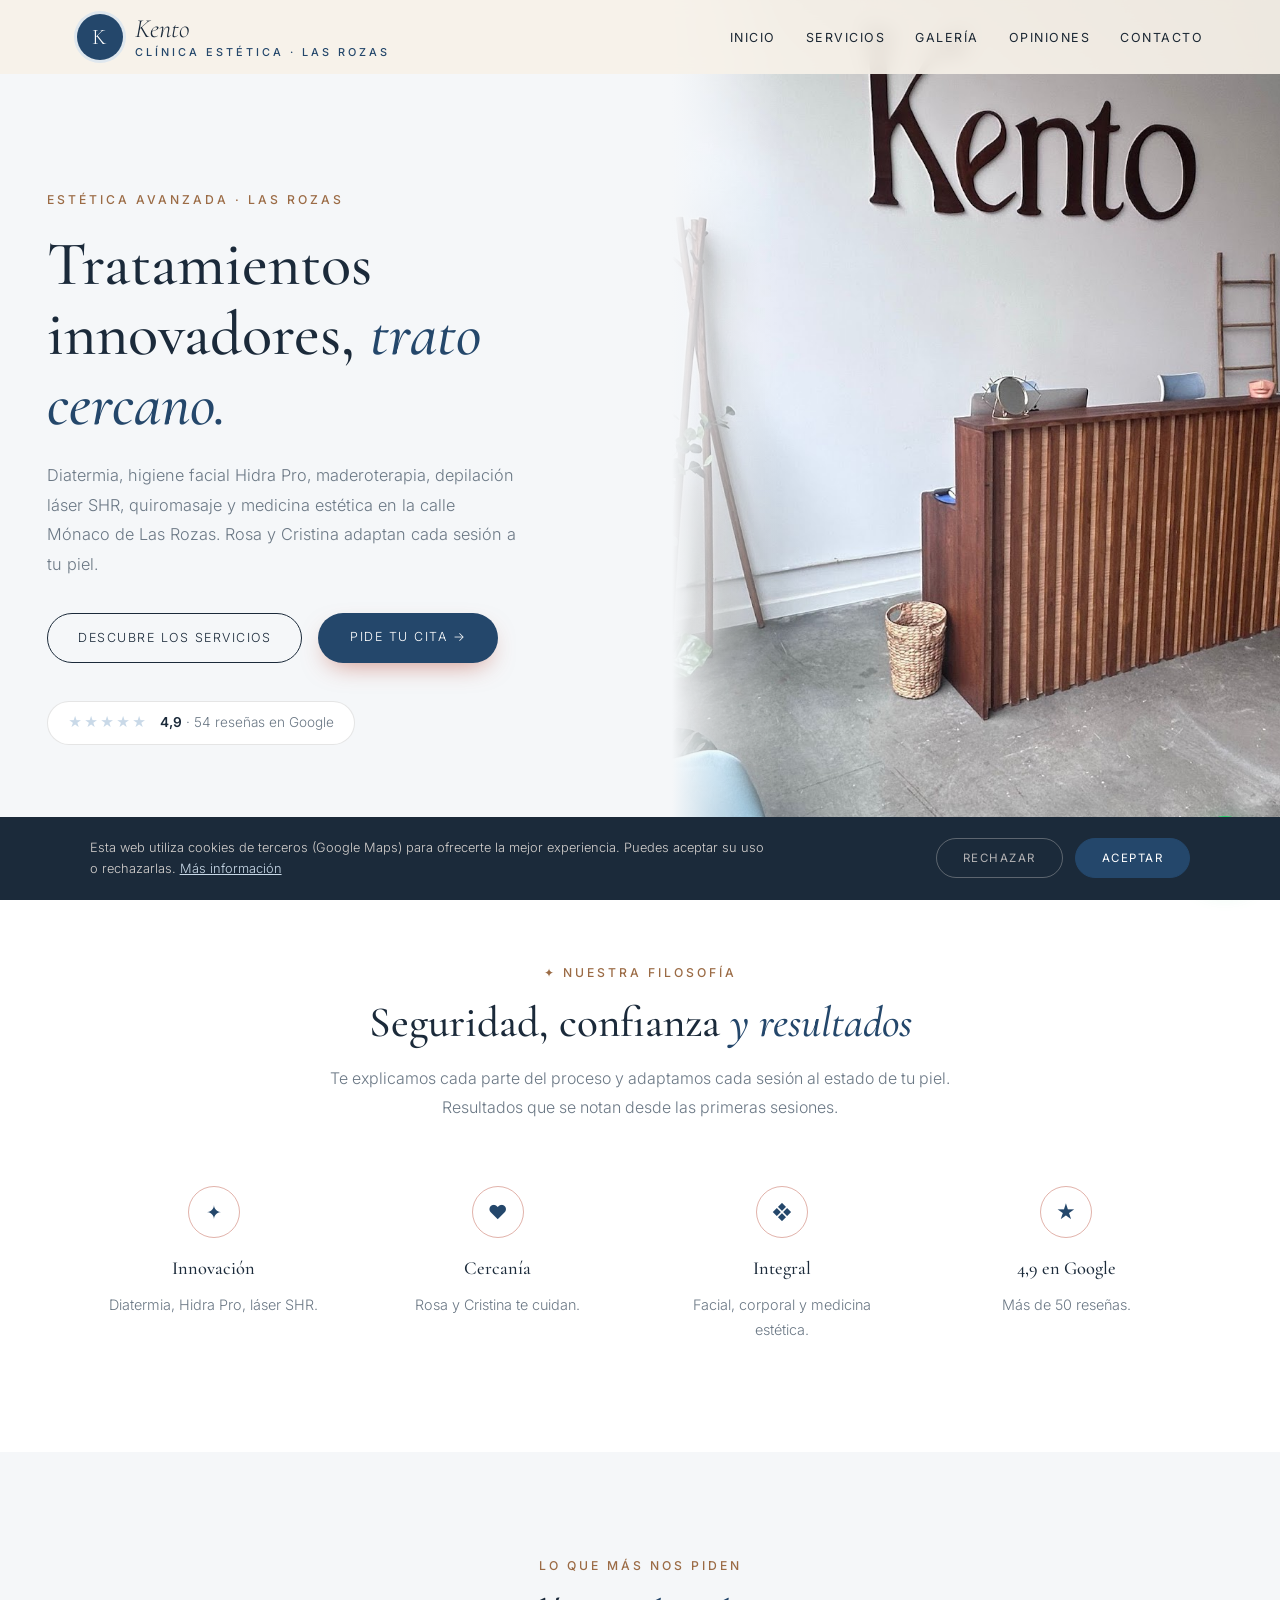
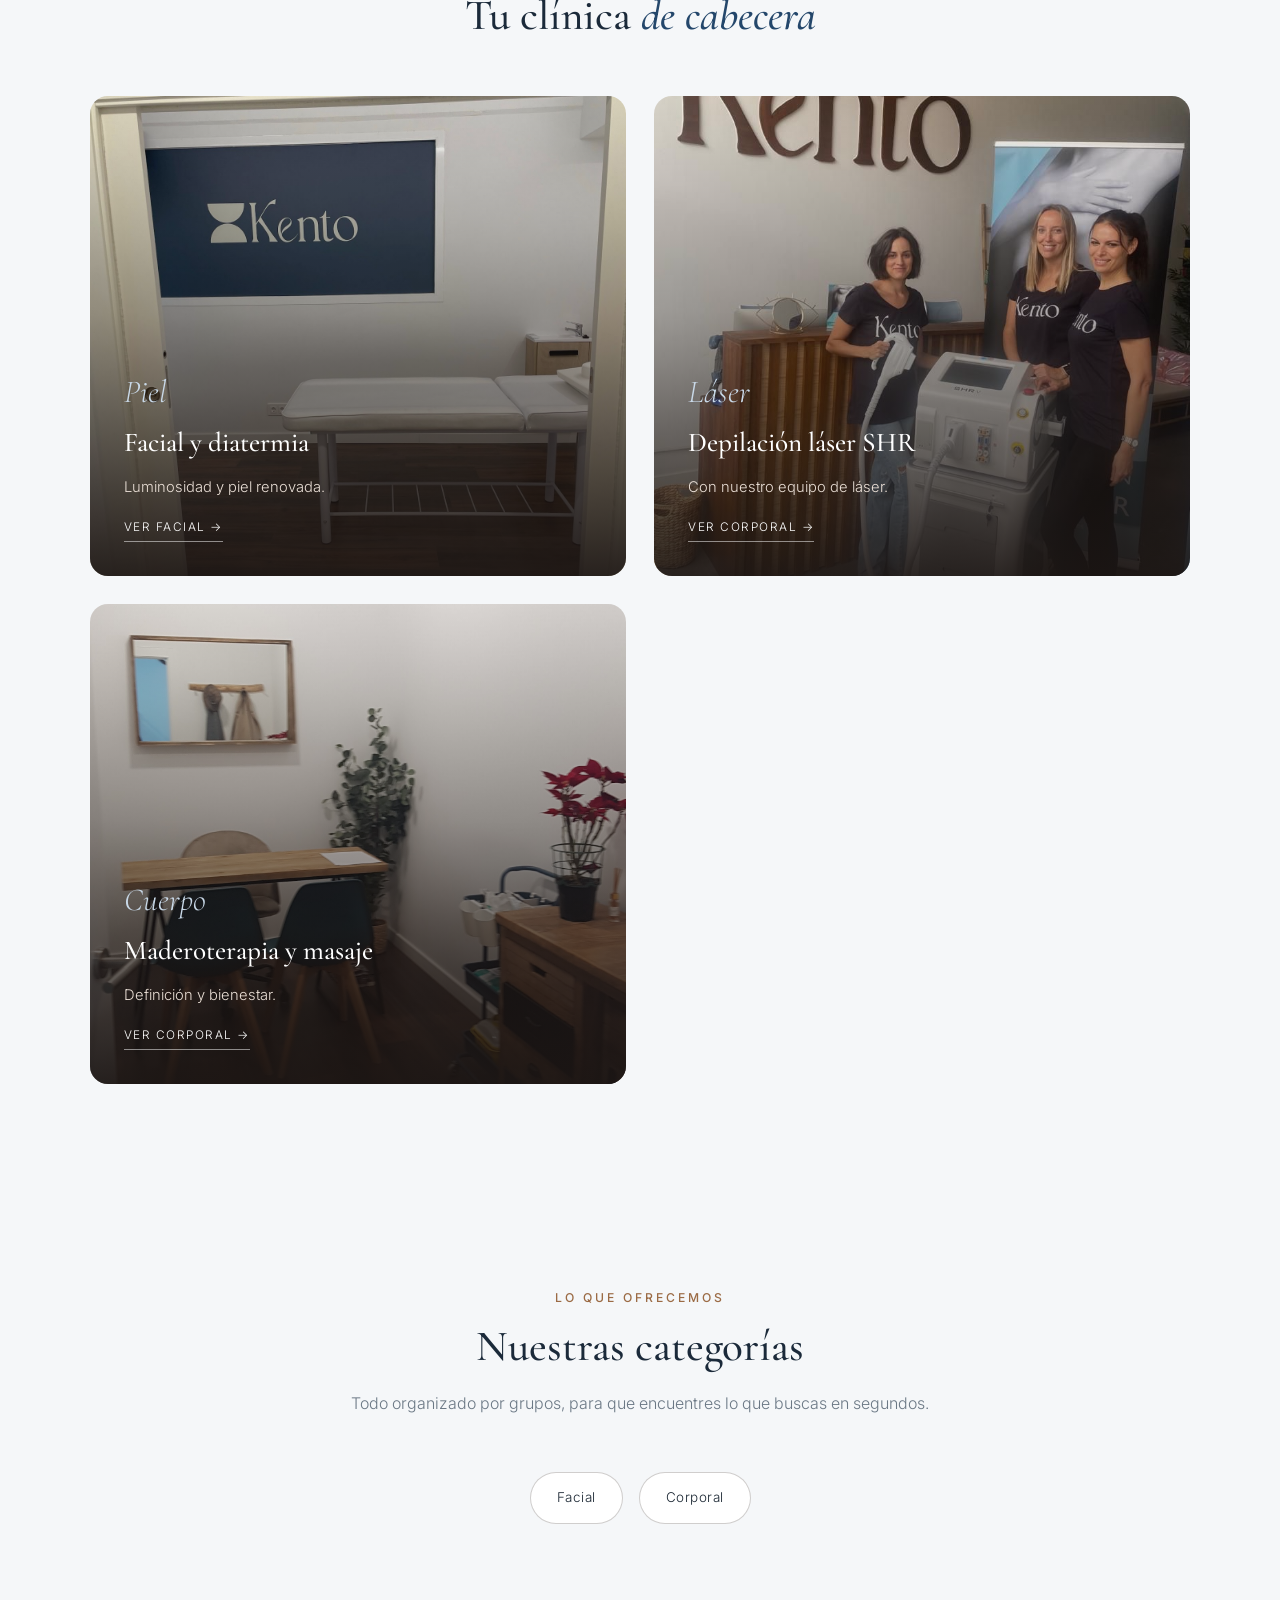
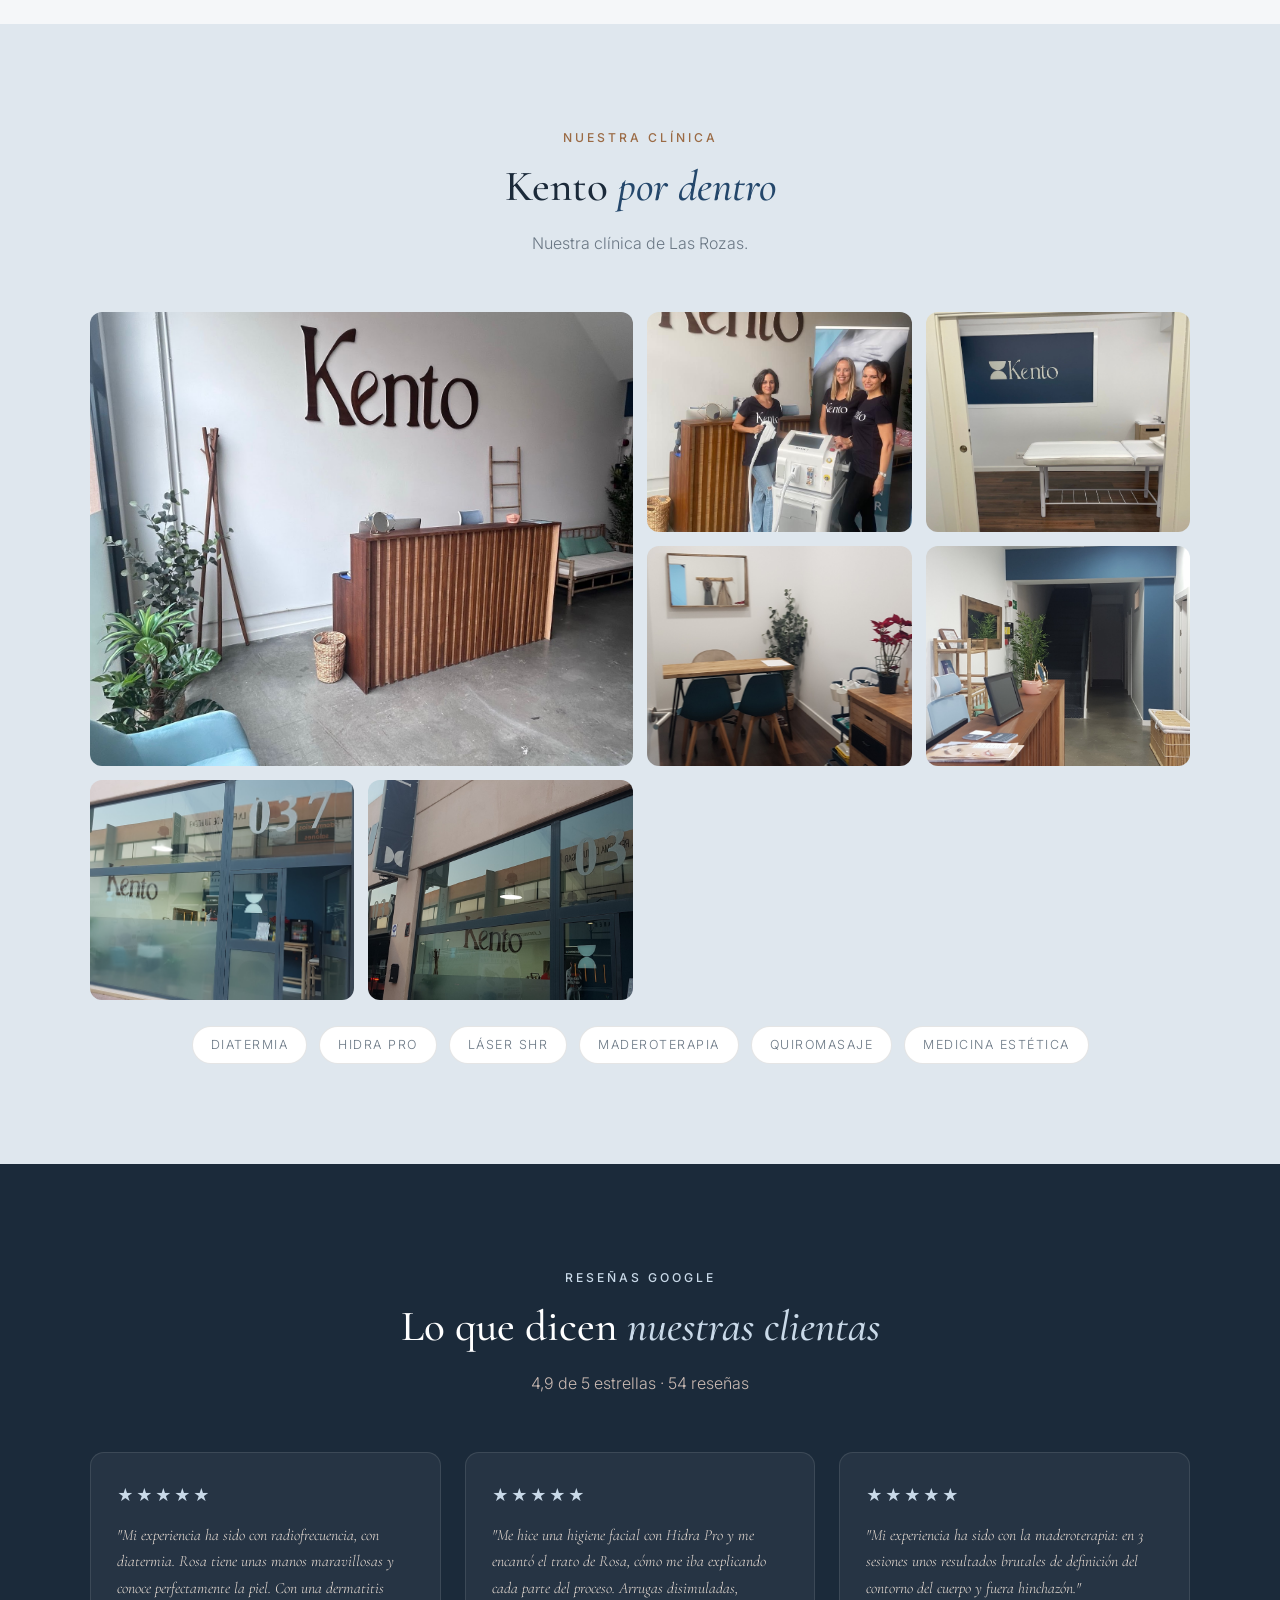
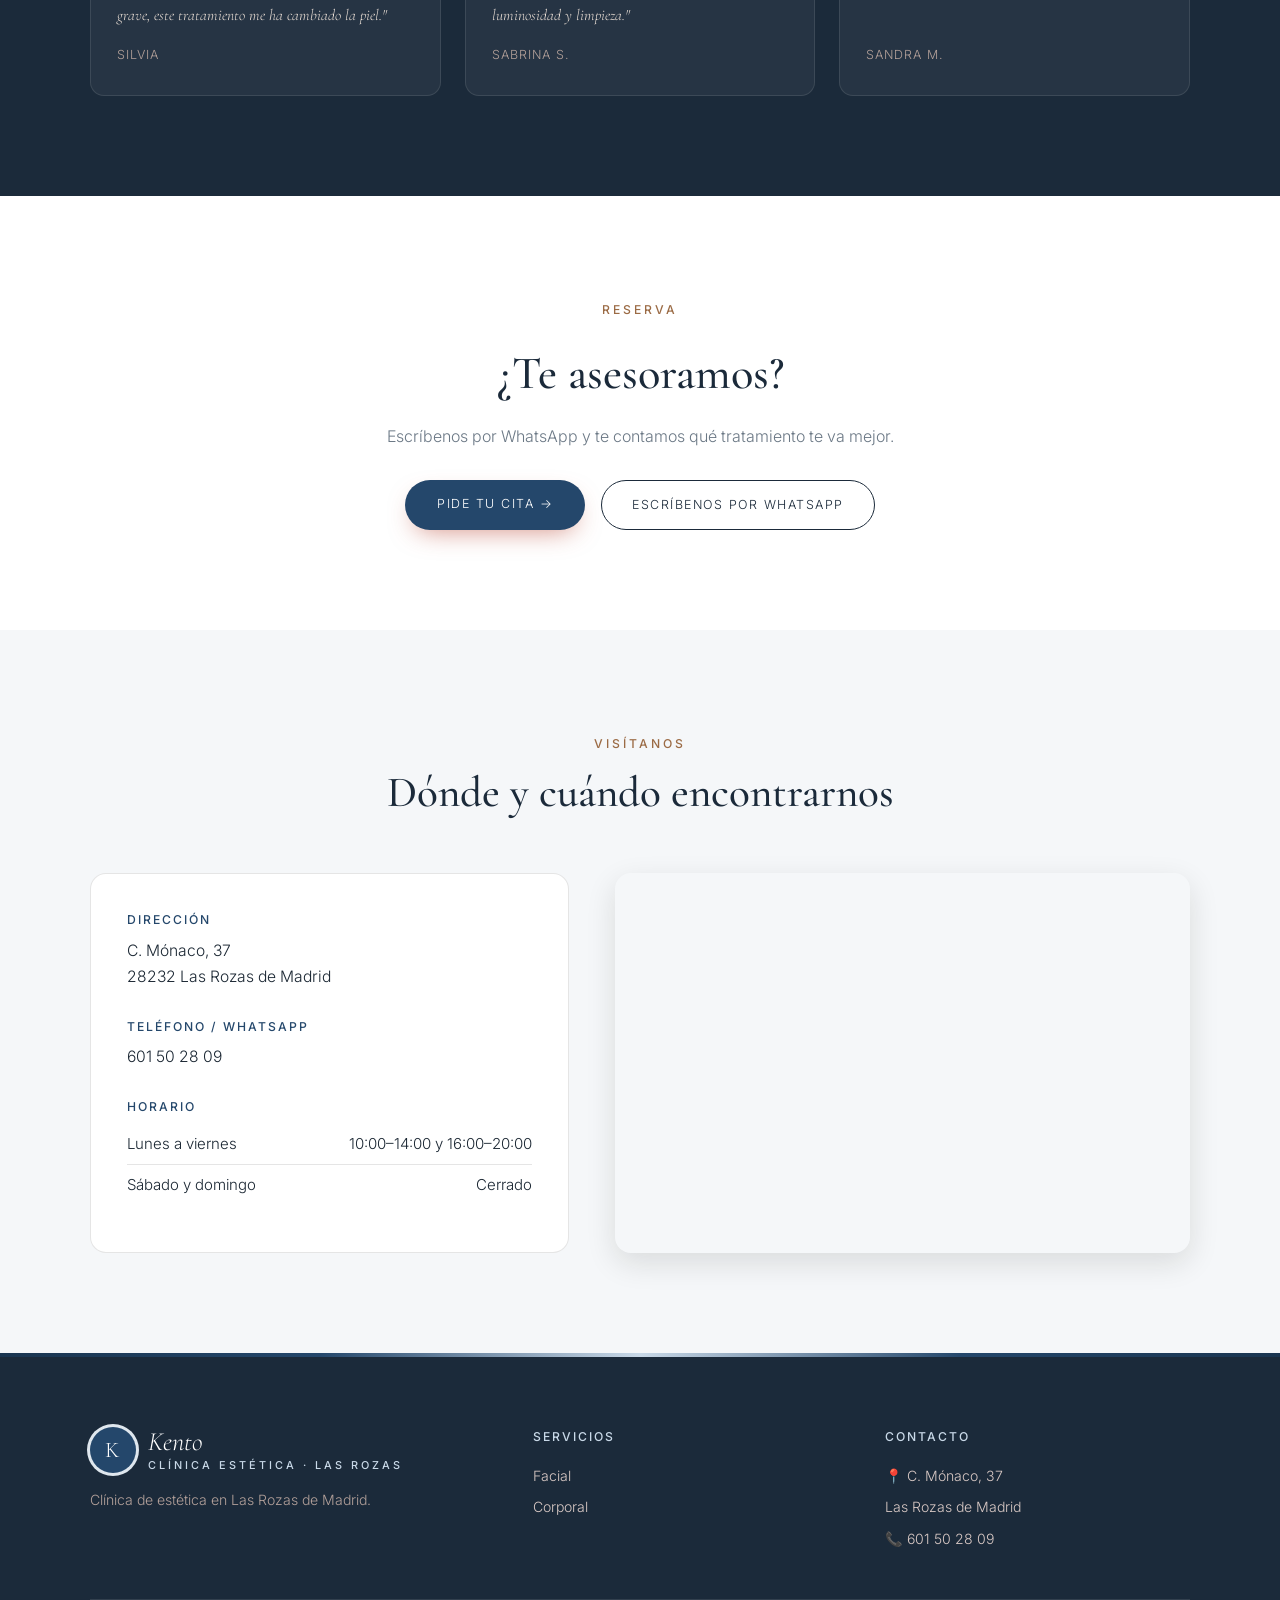
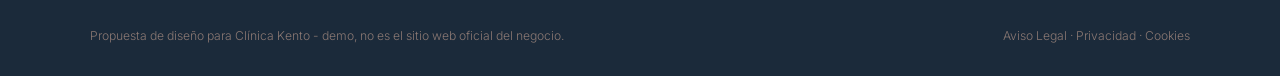
<file: index.html>
<!DOCTYPE html>
<html lang="es">
<head>
<meta charset="UTF-8">
<meta name="viewport" content="width=device-width, initial-scale=1.0">
<title>Clínica Kento — Clínica de estética en Las Rozas</title>
<meta name="description" content="Clínica Kento, en C. Mónaco 37, Las Rozas de Madrid. Medicina estética, diatermia, higiene facial Hidra Pro, maderoterapia, depilación láser SHR y quiromasaje con Rosa y Cristina. 4,9★ con 54 reseñas en Google.">
<meta name="theme-color" content="#1b2a3a">
<meta property="og:title" content="Clínica Kento · Las Rozas">
<meta property="og:image" content="maps_02.jpg">

<link rel="preconnect" href="https://fonts.googleapis.com"><link rel="preconnect" href="https://fonts.gstatic.com" crossorigin><link href="https://fonts.googleapis.com/css2?family=Cormorant+Garamond:ital,wght@0,500;0,600;1,500&family=Inter:wght@300;400;500;600&display=swap" rel="stylesheet">
<link rel="stylesheet" href="styles.css">
</head>
<body>

<header id="header">
  <a href="index.html" class="logo" aria-label="Clínica Kento, inicio"><span class="logo-mark">K</span><span class="logo-text"><span class="script">Kento</span><small>clínica estética · Las Rozas</small></span></a>
  <nav id="nav" aria-label="Navegación principal"><ul><li><a href="index.html#inicio">Inicio</a></li><li><a href="servicios.html">Servicios</a></li><li><a href="index.html#galeria">Galería</a></li><li><a href="index.html#opiniones">Opiniones</a></li><li><a href="index.html#contacto">Contacto</a></li></ul></nav><button class="nav-toggle" id="navToggle" aria-label="Abrir menú">☰</button>
</header>

<section class="hero" id="inicio">
  <div class="hero-text">
    <span class="eyebrow">Estética avanzada · Las Rozas</span>
    <h1>Tratamientos innovadores, <em>trato cercano.</em></h1>
    <p>Diatermia, higiene facial Hidra Pro, maderoterapia, depilación láser SHR, quiromasaje y medicina estética en la calle Mónaco de Las Rozas. Rosa y Cristina adaptan cada sesión a tu piel.</p>
    <div class="hero-ctas">
      <a href="servicios.html" class="btn-outline">Descubre los servicios</a>
      <a href="https://wa.me/34601502809?text=Hola%2C%20he%20visto%20vuestra%20web%20y%20me%20gustar%C3%ADa%20pedir%20cita%20en%20Cl%C3%ADnica%20Kento" class="btn-solid" target="_blank" rel="noopener">Pide tu cita →</a>
    </div>
    <a class="hero-rating" href="https://www.google.com/maps/search/?api=1&query=Cl%C3%ADnica+Kento,+Calle+M%C3%B3naco+37,+Las+Rozas" target="_blank" rel="noopener"><span class="stars">★★★★★</span><span><strong>4,9</strong> · 54 reseñas en Google</span></a>
  </div>
  <div class="hero-img"><img src="maps_02.jpg" alt="Recepción de Clínica Kento en Las Rozas" style="object-position:center 50%;"></div>
</section>

<section class="trust">
  <div class="section-head">
    <span class="eyebrow">✦ Nuestra filosofía</span>
    <h2>Seguridad, confianza <em>y resultados</em></h2>
    <p>Te explicamos cada parte del proceso y adaptamos cada sesión al estado de tu piel. Resultados que se notan desde las primeras sesiones.</p>
  </div>
  <div class="trust-grid">
    <div class="trust-card"><span class="trust-ic">✦</span><h3>Innovación</h3><p>Diatermia, Hidra Pro, láser SHR.</p></div>
    <div class="trust-card"><span class="trust-ic">♥</span><h3>Cercanía</h3><p>Rosa y Cristina te cuidan.</p></div>
    <div class="trust-card"><span class="trust-ic">❖</span><h3>Integral</h3><p>Facial, corporal y medicina estética.</p></div>
    <div class="trust-card"><span class="trust-ic">★</span><h3>4,9 en Google</h3><p>Más de 50 reseñas.</p></div>
  </div>
</section>

<section class="worlds">
  <div class="section-head">
    <span class="eyebrow">Lo que más nos piden</span>
    <h2>Tu clínica <em>de cabecera</em></h2>
  </div>
  <div class="worlds-grid">
    <a href="servicios.html#facial" class="world-card"><img src="maps_01.jpg" alt="Facial y diatermia"><div class="world-text"><span class="script">Piel</span><h3>Facial y diatermia</h3><p>Luminosidad y piel renovada.</p><span class="world-link">Ver facial →</span></div></a>
    <a href="servicios.html#corporal" class="world-card"><img src="maps_03.jpg" alt="Depilación láser SHR"><div class="world-text"><span class="script">Láser</span><h3>Depilación láser SHR</h3><p>Con nuestro equipo de láser.</p><span class="world-link">Ver corporal →</span></div></a>
    <a href="servicios.html#corporal" class="world-card"><img src="maps_08.jpg" alt="Maderoterapia y masaje"><div class="world-text"><span class="script">Cuerpo</span><h3>Maderoterapia y masaje</h3><p>Definición y bienestar.</p><span class="world-link">Ver corporal →</span></div></a>
  </div>
</section>

<section>
  <div class="section-head">
    <span class="eyebrow">Lo que ofrecemos</span>
    <h2>Nuestras categorías</h2>
    <p>Todo organizado por grupos, para que encuentres lo que buscas en segundos.</p>
  </div>
  <div class="cat-pills">
    <a href="servicios.html#facial" class="cat-pill">Facial</a>
    <a href="servicios.html#corporal" class="cat-pill">Corporal</a>
  </div>
</section>

<section class="gallery-wrap" id="galeria">
  <div class="section-head">
    <span class="eyebrow">Nuestra clínica</span>
    <h2>Kento <em>por dentro</em></h2>
    <p>Nuestra clínica de Las Rozas.</p>
  </div>
  <div class="gallery">
    <figure class="big"><img src="maps_02.jpg" alt="Recepción" loading="lazy"></figure>
    <figure><img src="maps_03.jpg" alt="Nuestro equipo con el láser" loading="lazy"></figure>
    <figure><img src="maps_01.jpg" alt="Cabina de tratamientos" loading="lazy"></figure>
    <figure><img src="maps_08.jpg" alt="Sala de consulta" loading="lazy"></figure>
    <figure><img src="maps_10.jpg" alt="Interior de la clínica" loading="lazy"></figure>
    <figure><img src="maps_04.jpg" alt="Fachada en la calle Mónaco" loading="lazy"></figure>
    <figure><img src="maps_05.jpg" alt="Exterior" loading="lazy"></figure>
  </div>
  <div class="brands"><span>Diatermia</span><span>Hidra Pro</span><span>Láser SHR</span><span>Maderoterapia</span><span>Quiromasaje</span><span>Medicina estética</span></div>
</section>

<section class="reviews-wrap" id="opiniones">
  <div class="section-head">
    <span class="eyebrow">Reseñas Google</span>
    <h2>Lo que dicen <em>nuestras clientas</em></h2>
    <p>4,9 de 5 estrellas · 54 reseñas</p>
  </div>
  <div class="review-grid">
    <div class="review-card"><div class="stars">★★★★★</div><p>"Mi experiencia ha sido con radiofrecuencia, con diatermia. Rosa tiene unas manos maravillosas y conoce perfectamente la piel. Con una dermatitis grave, este tratamiento me ha cambiado la piel."</p><cite>Silvia</cite></div>
    <div class="review-card"><div class="stars">★★★★★</div><p>"Me hice una higiene facial con Hidra Pro y me encantó el trato de Rosa, cómo me iba explicando cada parte del proceso. Arrugas disimuladas, luminosidad y limpieza."</p><cite>Sabrina S.</cite></div>
    <div class="review-card"><div class="stars">★★★★★</div><p>"Mi experiencia ha sido con la maderoterapia: en 3 sesiones unos resultados brutales de definición del contorno del cuerpo y fuera hinchazón."</p><cite>Sandra M.</cite></div>
  </div>
</section>

<section class="cta-section">
  <span class="eyebrow">Reserva</span>
  <h2>¿Te asesoramos?</h2>
  <p>Escríbenos por WhatsApp y te contamos qué tratamiento te va mejor.</p>
  <div class="cta-row">
    <a href="https://wa.me/34601502809?text=Hola%2C%20he%20visto%20vuestra%20web%20y%20me%20gustar%C3%ADa%20pedir%20cita%20en%20Cl%C3%ADnica%20Kento" class="btn-solid" target="_blank" rel="noopener">Pide tu cita →</a>
    <a href="https://wa.me/34601502809?text=Hola%2C%20he%20visto%20vuestra%20web%20y%20me%20gustar%C3%ADa%20pedir%20cita%20en%20Cl%C3%ADnica%20Kento" class="btn-outline" target="_blank" rel="noopener">Escríbenos por WhatsApp</a>
  </div>
</section>

<section class="contact-section" id="contacto">
  <div class="section-head">
    <span class="eyebrow">Visítanos</span>
    <h2>Dónde y cuándo encontrarnos</h2>
  </div>
  <div class="contact-grid">
    <div class="contact-info">
      <div class="contact-block"><h3>Dirección</h3><p>C. Mónaco, 37<br>28232 Las Rozas de Madrid</p></div>
      <div class="contact-block"><h3>Teléfono / WhatsApp</h3><p><a href="tel:+34601502809">601 50 28 09</a></p></div>
      <div class="contact-block"><h3>Horario</h3><ul class="hours-list"><li><span>Lunes a viernes</span><span>10:00–14:00 y 16:00–20:00</span></li><li><span>Sábado y domingo</span><span>Cerrado</span></li></ul></div>
      
    </div>
    <div class="contact-map">
      <iframe title="Mapa de Clínica Kento" src="https://www.google.com/maps?q=Cl%C3%ADnica+Kento,+Calle+M%C3%B3naco+37,+Las+Rozas&output=embed" width="100%" height="100%" style="border:0;" allowfullscreen="" loading="lazy" referrerpolicy="no-referrer-when-downgrade"></iframe>
    </div>
  </div>
</section>

<footer>
  <div class="footer-grid">
    <div class="footer-brand">
      <a href="index.html" class="logo light"><span class="logo-mark">K</span><span class="logo-text"><span class="script">Kento</span><small>clínica estética · Las Rozas</small></span></a>
      <p>Clínica de estética en Las Rozas de Madrid.</p>
    </div>
    <div><h4>Servicios</h4><ul><li><a href="servicios.html#facial">Facial</a></li><li><a href="servicios.html#corporal">Corporal</a></li></ul></div>
    <div><h4>Contacto</h4><ul><li>📍 C. Mónaco, 37</li><li>Las Rozas de Madrid</li><li>📞 <a href="tel:+34601502809">601 50 28 09</a></li></ul></div>
  </div>
  <div class="footer-bottom">
    <span>Propuesta de diseño para Clínica Kento - demo, no es el sitio web oficial del negocio.</span>
    <span><a href="aviso-legal.html">Aviso Legal</a> &middot; <a href="politica-privacidad.html">Privacidad</a> &middot; <a href="politica-cookies.html">Cookies</a></span>
  </div>
</footer>

<div id="cookie-banner" class="cookie-banner"><p>Esta web utiliza cookies de terceros (Google Maps) para ofrecerte la mejor experiencia. Puedes aceptar su uso o rechazarlas. <a href="politica-cookies.html">Más información</a></p><div class="cookie-actions"><button onclick="setCookieChoice('rejected')" class="ck-reject">Rechazar</button><button onclick="setCookieChoice('accepted')" class="ck-accept">Aceptar</button></div></div>
<div class="social-fabs"><a class="wa-fab" href="https://wa.me/34601502809?text=Hola%2C%20he%20visto%20vuestra%20web%20y%20me%20gustar%C3%ADa%20pedir%20cita%20en%20Cl%C3%ADnica%20Kento" target="_blank" rel="noopener" aria-label="Escribir por WhatsApp"><svg width="28" height="28" viewBox="0 0 24 24" fill="white"><path d="M17.5 14.4c-.3-.1-1.8-.9-2-1s-.5-.1-.7.1-.8 1-.9 1.2-.3.2-.6.1a8.2 8.2 0 0 1-2.4-1.5 9 9 0 0 1-1.7-2.1c-.2-.3 0-.5.1-.6l.4-.5.3-.5v-.5l-.9-2.2c-.2-.6-.5-.5-.7-.5h-.6a1.1 1.1 0 0 0-.8.4 3.4 3.4 0 0 0-1 2.5 5.9 5.9 0 0 0 1.2 3.1 13.5 13.5 0 0 0 5.2 4.6c2.6 1 2.6.7 3.1.6a2.6 2.6 0 0 0 1.7-1.2 2.1 2.1 0 0 0 .2-1.2c-.1-.1-.3-.2-.6-.3ZM12 21.8a9.8 9.8 0 0 1-5-1.4l-.4-.2-3.7 1 1-3.6-.2-.4A9.8 9.8 0 1 1 12 21.8Zm8.4-18.3A11.8 11.8 0 0 0 1.8 17.7L.2 23.8l6.3-1.6a11.8 11.8 0 0 0 5.6 1.4A11.8 11.8 0 0 0 20.4 3.5Z"/></svg></a></div>
<script src="main.js"></script>
</body>
</html>
</file>
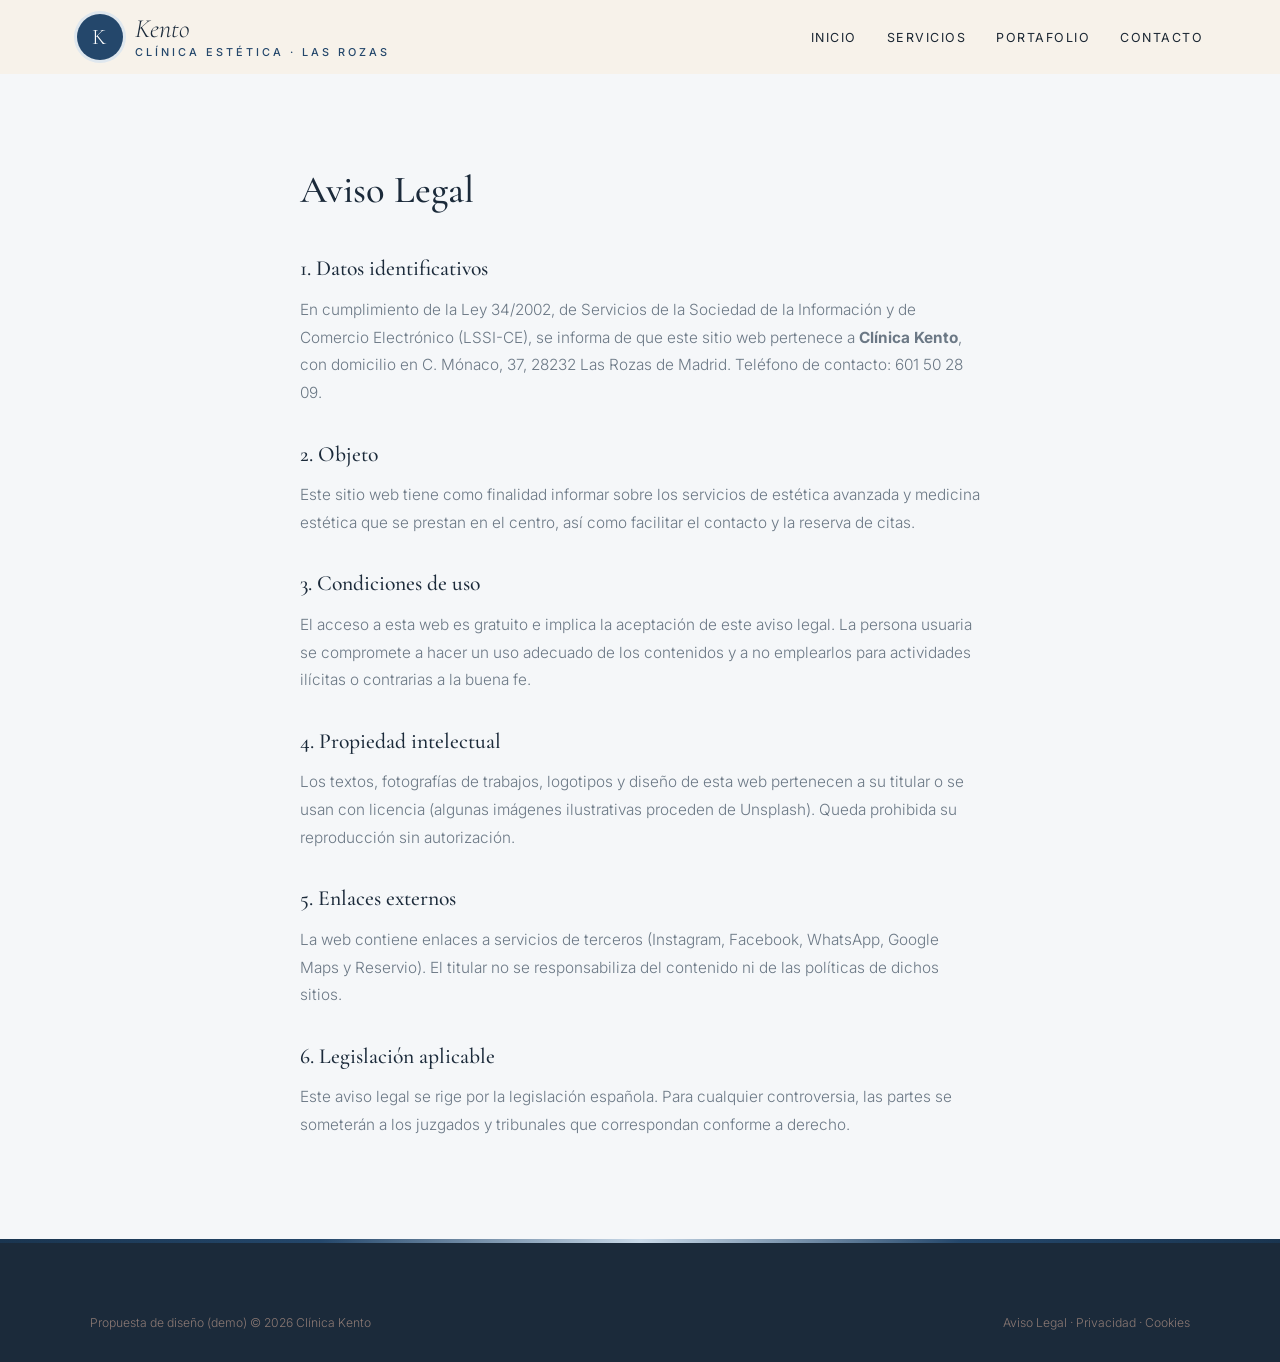
<file: aviso-legal.html>
<!DOCTYPE html>
<html lang="es">
<head>
<meta charset="UTF-8">
<meta name="viewport" content="width=device-width, initial-scale=1.0">
<title>Aviso Legal — Clínica Kento</title>
<meta name="robots" content="noindex">

<link rel="preconnect" href="https://fonts.googleapis.com">
<link href="https://fonts.googleapis.com/css2?family=Cormorant+Garamond:ital,wght@0,500;0,600;1,500&family=Inter:wght@300;400;500;600&display=swap" rel="stylesheet">
<link rel="stylesheet" href="styles.css">
</head>
<body>
<header id="header" class="scrolled">
  <a href="index.html" class="logo" aria-label="Clínica Kento, inicio">
    <span class="logo-mark">K</span>
    <span class="logo-text"><span class="script">Kento</span><small>clínica estética · Las Rozas</small></span>
  </a>
  <nav id="nav" aria-label="Navegación principal">
    <ul>
      <li><a href="index.html#inicio">Inicio</a></li>
      <li><a href="servicios.html">Servicios</a></li>
      <li><a href="portafolio.html">Portafolio</a></li>
      <li><a href="index.html#contacto">Contacto</a></li>
    </ul>
  </nav>
  <button class="nav-toggle" id="navToggle" aria-label="Abrir menú">☰</button>
</header>
<main class="legal"><h1>Aviso Legal</h1>
<h2>1. Datos identificativos</h2>
<p>En cumplimiento de la Ley 34/2002, de Servicios de la Sociedad de la Información y de Comercio Electrónico (LSSI-CE), se informa de que este sitio web pertenece a <strong>Clínica Kento</strong>, con domicilio en C. Mónaco, 37, 28232 Las Rozas de Madrid. Teléfono de contacto: 601 50 28 09.</p>
<h2>2. Objeto</h2>
<p>Este sitio web tiene como finalidad informar sobre los servicios de estética avanzada y medicina estética que se prestan en el centro, así como facilitar el contacto y la reserva de citas.</p>
<h2>3. Condiciones de uso</h2>
<p>El acceso a esta web es gratuito e implica la aceptación de este aviso legal. La persona usuaria se compromete a hacer un uso adecuado de los contenidos y a no emplearlos para actividades ilícitas o contrarias a la buena fe.</p>
<h2>4. Propiedad intelectual</h2>
<p>Los textos, fotografías de trabajos, logotipos y diseño de esta web pertenecen a su titular o se usan con licencia (algunas imágenes ilustrativas proceden de Unsplash). Queda prohibida su reproducción sin autorización.</p>
<h2>5. Enlaces externos</h2>
<p>La web contiene enlaces a servicios de terceros (Instagram, Facebook, WhatsApp, Google Maps y Reservio). El titular no se responsabiliza del contenido ni de las políticas de dichos sitios.</p>
<h2>6. Legislación aplicable</h2>
<p>Este aviso legal se rige por la legislación española. Para cualquier controversia, las partes se someterán a los juzgados y tribunales que correspondan conforme a derecho.</p></main>
<footer>
  <div class="footer-bottom" style="margin-top:0">
    <span>Propuesta de diseño (demo) © 2026 Clínica Kento</span>
    <span><a href="aviso-legal.html">Aviso Legal</a> &middot; <a href="politica-privacidad.html">Privacidad</a> &middot; <a href="politica-cookies.html">Cookies</a></span>
  </div>
</footer>
<script src="main.js"></script>
</body>
</html>
</file>
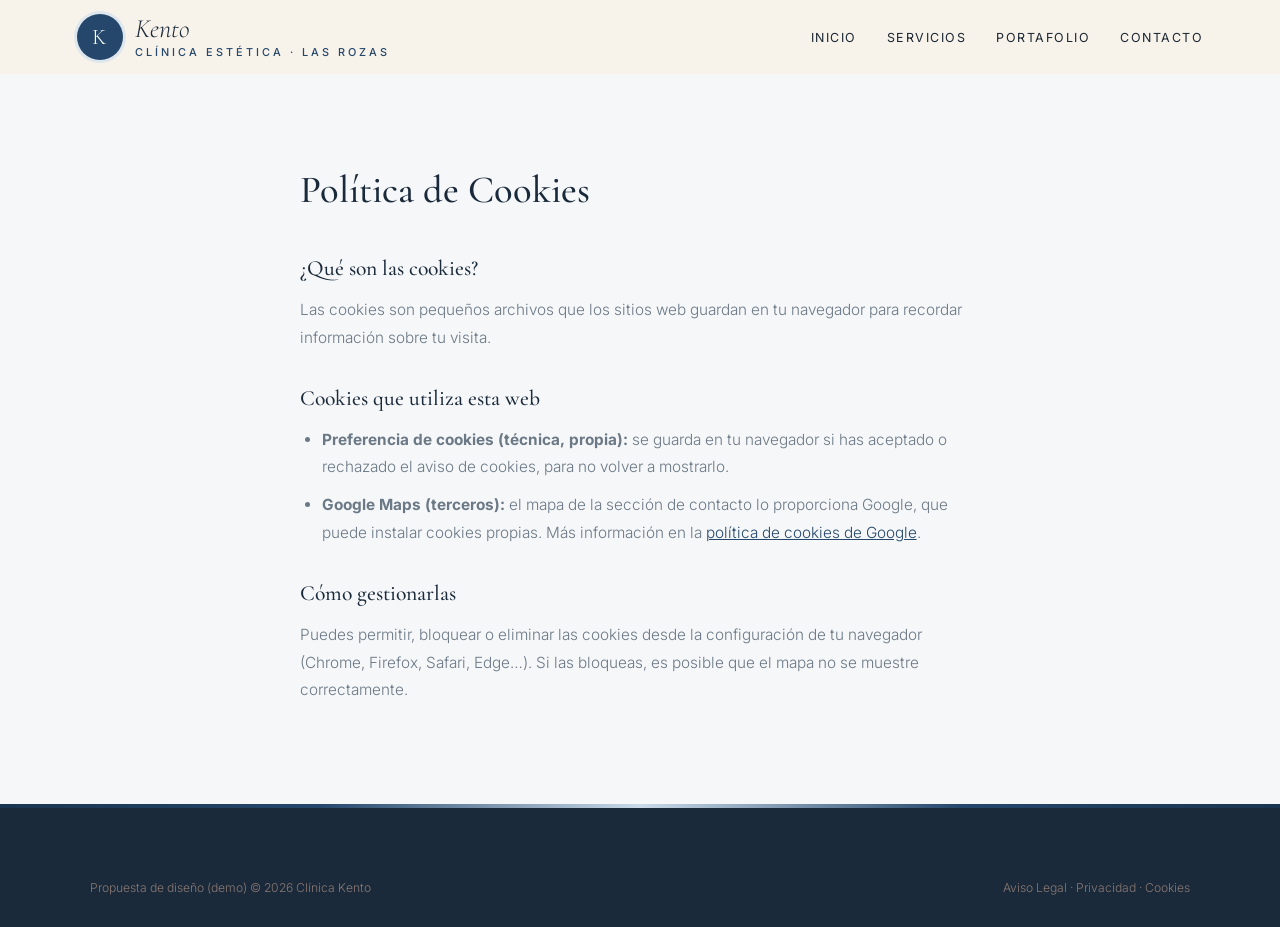
<file: politica-cookies.html>
<!DOCTYPE html>
<html lang="es">
<head>
<meta charset="UTF-8">
<meta name="viewport" content="width=device-width, initial-scale=1.0">
<title>Política de Cookies — Clínica Kento</title>
<meta name="robots" content="noindex">

<link rel="preconnect" href="https://fonts.googleapis.com">
<link href="https://fonts.googleapis.com/css2?family=Cormorant+Garamond:ital,wght@0,500;0,600;1,500&family=Inter:wght@300;400;500;600&display=swap" rel="stylesheet">
<link rel="stylesheet" href="styles.css">
</head>
<body>
<header id="header" class="scrolled">
  <a href="index.html" class="logo" aria-label="Clínica Kento, inicio">
    <span class="logo-mark">K</span>
    <span class="logo-text"><span class="script">Kento</span><small>clínica estética · Las Rozas</small></span>
  </a>
  <nav id="nav" aria-label="Navegación principal">
    <ul>
      <li><a href="index.html#inicio">Inicio</a></li>
      <li><a href="servicios.html">Servicios</a></li>
      <li><a href="portafolio.html">Portafolio</a></li>
      <li><a href="index.html#contacto">Contacto</a></li>
    </ul>
  </nav>
  <button class="nav-toggle" id="navToggle" aria-label="Abrir menú">☰</button>
</header>
<main class="legal"><h1>Política de Cookies</h1>
<h2>¿Qué son las cookies?</h2>
<p>Las cookies son pequeños archivos que los sitios web guardan en tu navegador para recordar información sobre tu visita.</p>
<h2>Cookies que utiliza esta web</h2>
<ul>
<li><strong>Preferencia de cookies (técnica, propia):</strong> se guarda en tu navegador si has aceptado o rechazado el aviso de cookies, para no volver a mostrarlo.</li>
<li><strong>Google Maps (terceros):</strong> el mapa de la sección de contacto lo proporciona Google, que puede instalar cookies propias. Más información en la <a href="https://policies.google.com/technologies/cookies" target="_blank" rel="noopener">política de cookies de Google</a>.</li>
</ul>
<h2>Cómo gestionarlas</h2>
<p>Puedes permitir, bloquear o eliminar las cookies desde la configuración de tu navegador (Chrome, Firefox, Safari, Edge…). Si las bloqueas, es posible que el mapa no se muestre correctamente.</p></main>
<footer>
  <div class="footer-bottom" style="margin-top:0">
    <span>Propuesta de diseño (demo) © 2026 Clínica Kento</span>
    <span><a href="aviso-legal.html">Aviso Legal</a> &middot; <a href="politica-privacidad.html">Privacidad</a> &middot; <a href="politica-cookies.html">Cookies</a></span>
  </div>
</footer>
<script src="main.js"></script>
</body>
</html>
</file>
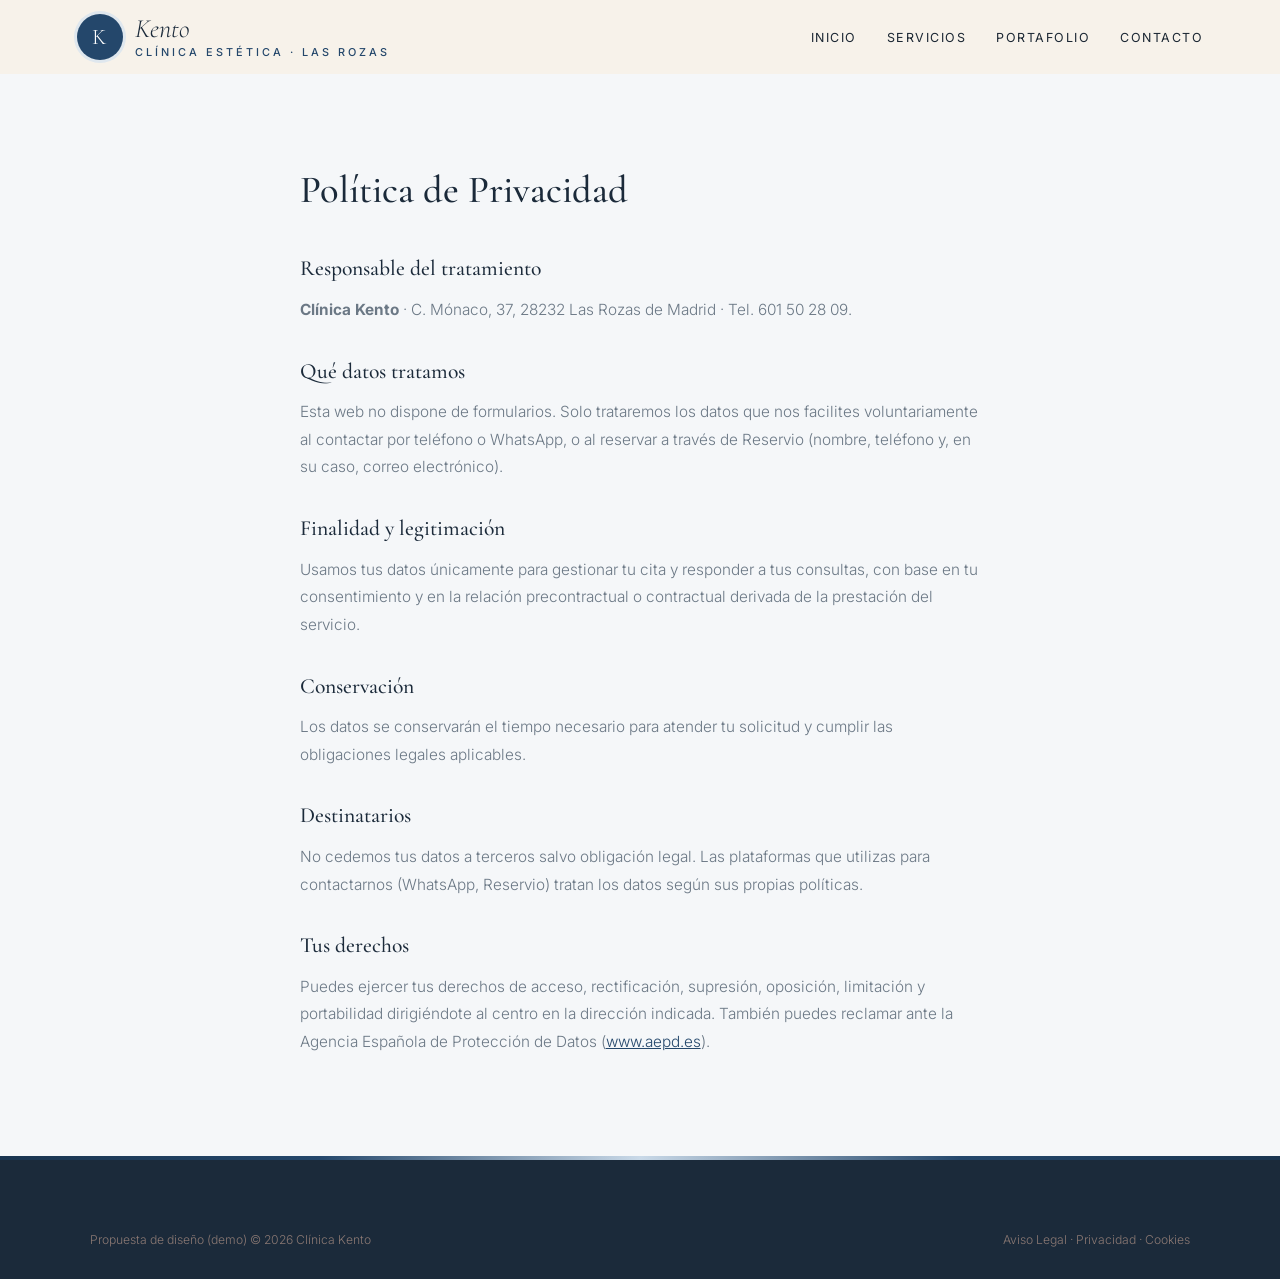
<file: politica-privacidad.html>
<!DOCTYPE html>
<html lang="es">
<head>
<meta charset="UTF-8">
<meta name="viewport" content="width=device-width, initial-scale=1.0">
<title>Política de Privacidad — Clínica Kento</title>
<meta name="robots" content="noindex">

<link rel="preconnect" href="https://fonts.googleapis.com">
<link href="https://fonts.googleapis.com/css2?family=Cormorant+Garamond:ital,wght@0,500;0,600;1,500&family=Inter:wght@300;400;500;600&display=swap" rel="stylesheet">
<link rel="stylesheet" href="styles.css">
</head>
<body>
<header id="header" class="scrolled">
  <a href="index.html" class="logo" aria-label="Clínica Kento, inicio">
    <span class="logo-mark">K</span>
    <span class="logo-text"><span class="script">Kento</span><small>clínica estética · Las Rozas</small></span>
  </a>
  <nav id="nav" aria-label="Navegación principal">
    <ul>
      <li><a href="index.html#inicio">Inicio</a></li>
      <li><a href="servicios.html">Servicios</a></li>
      <li><a href="portafolio.html">Portafolio</a></li>
      <li><a href="index.html#contacto">Contacto</a></li>
    </ul>
  </nav>
  <button class="nav-toggle" id="navToggle" aria-label="Abrir menú">☰</button>
</header>
<main class="legal"><h1>Política de Privacidad</h1>
<h2>Responsable del tratamiento</h2>
<p><strong>Clínica Kento</strong> · C. Mónaco, 37, 28232 Las Rozas de Madrid · Tel. 601 50 28 09.</p>
<h2>Qué datos tratamos</h2>
<p>Esta web no dispone de formularios. Solo trataremos los datos que nos facilites voluntariamente al contactar por teléfono o WhatsApp, o al reservar a través de Reservio (nombre, teléfono y, en su caso, correo electrónico).</p>
<h2>Finalidad y legitimación</h2>
<p>Usamos tus datos únicamente para gestionar tu cita y responder a tus consultas, con base en tu consentimiento y en la relación precontractual o contractual derivada de la prestación del servicio.</p>
<h2>Conservación</h2>
<p>Los datos se conservarán el tiempo necesario para atender tu solicitud y cumplir las obligaciones legales aplicables.</p>
<h2>Destinatarios</h2>
<p>No cedemos tus datos a terceros salvo obligación legal. Las plataformas que utilizas para contactarnos (WhatsApp, Reservio) tratan los datos según sus propias políticas.</p>
<h2>Tus derechos</h2>
<p>Puedes ejercer tus derechos de acceso, rectificación, supresión, oposición, limitación y portabilidad dirigiéndote al centro en la dirección indicada. También puedes reclamar ante la Agencia Española de Protección de Datos (<a href="https://www.aepd.es" target="_blank" rel="noopener">www.aepd.es</a>).</p></main>
<footer>
  <div class="footer-bottom" style="margin-top:0">
    <span>Propuesta de diseño (demo) © 2026 Clínica Kento</span>
    <span><a href="aviso-legal.html">Aviso Legal</a> &middot; <a href="politica-privacidad.html">Privacidad</a> &middot; <a href="politica-cookies.html">Cookies</a></span>
  </div>
</footer>
<script src="main.js"></script>
</body>
</html>
</file>
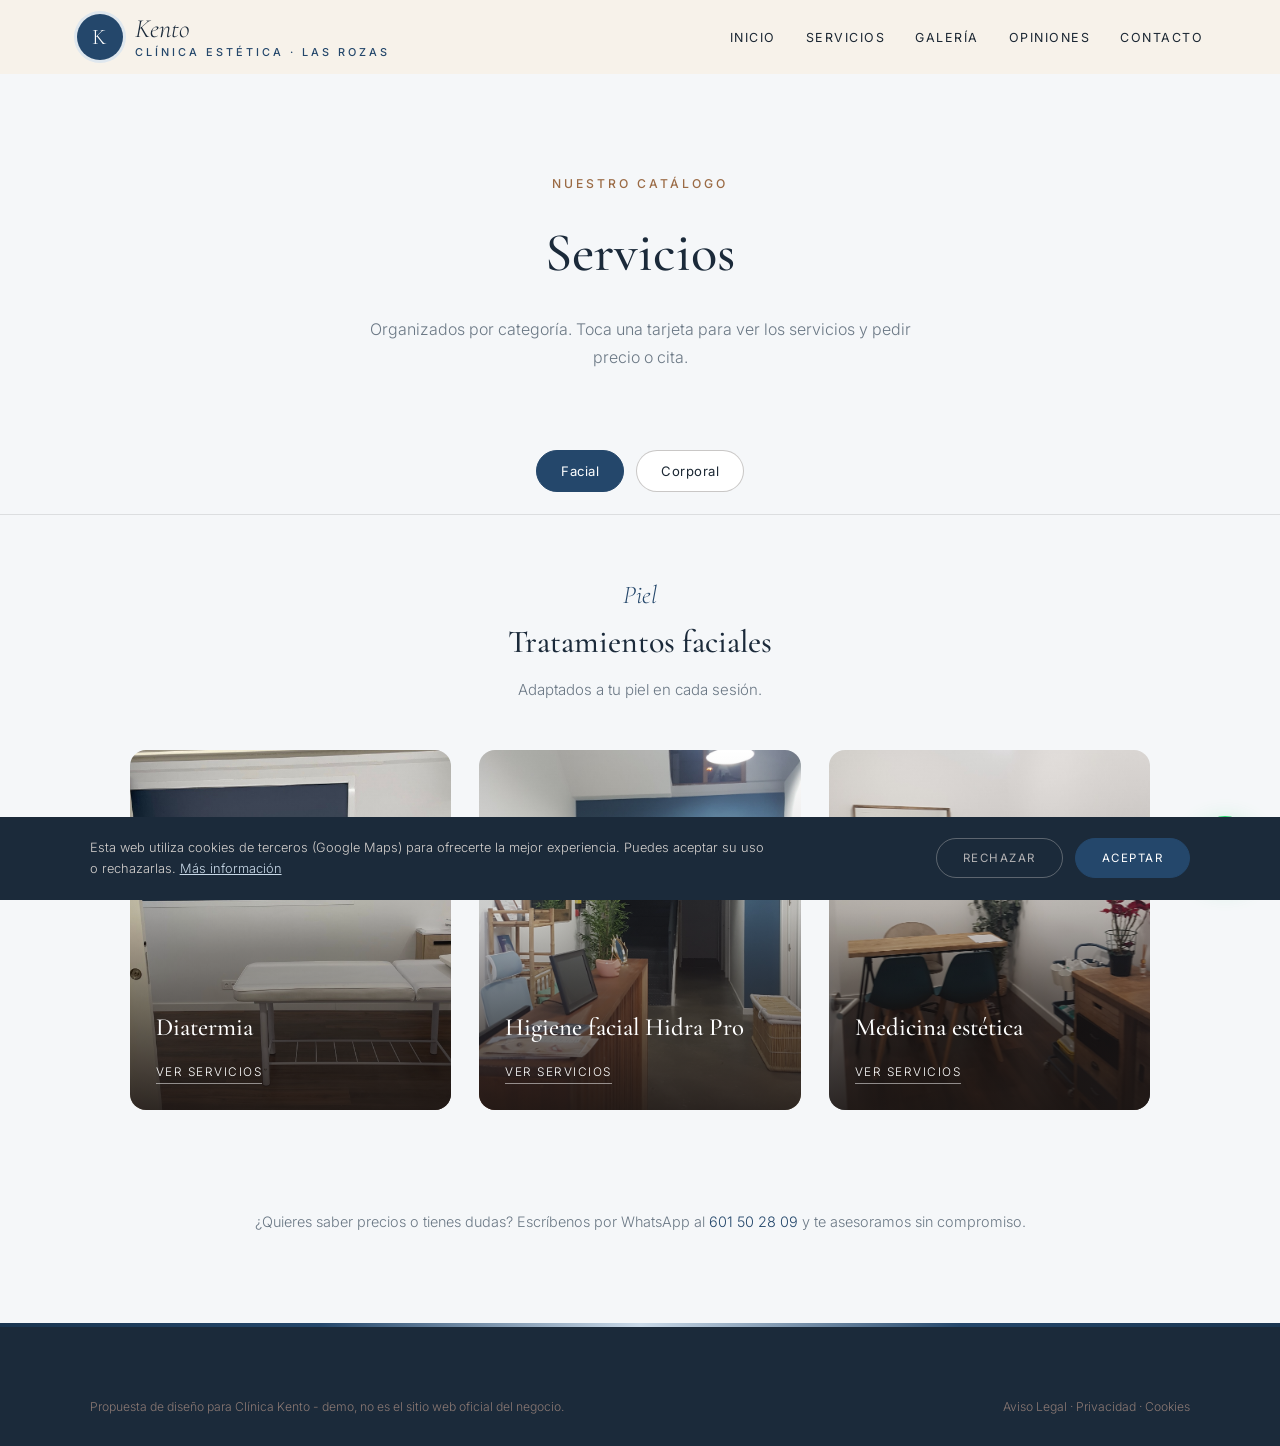
<file: servicios.html>
<!DOCTYPE html>
<html lang="es">
<head>
<meta charset="UTF-8">
<meta name="viewport" content="width=device-width, initial-scale=1.0">
<title>Servicios — Clínica Kento · Las Rozas</title>
<meta name="description" content="Servicios de Clínica Kento en Las Rozas.">

<link rel="preconnect" href="https://fonts.googleapis.com"><link rel="preconnect" href="https://fonts.gstatic.com" crossorigin><link href="https://fonts.googleapis.com/css2?family=Cormorant+Garamond:ital,wght@0,500;0,600;1,500&family=Inter:wght@300;400;500;600&display=swap" rel="stylesheet">
<link rel="stylesheet" href="styles.css">
</head>
<body>

<header id="header" class="scrolled">
  <a href="index.html" class="logo" aria-label="Clínica Kento, inicio"><span class="logo-mark">K</span><span class="logo-text"><span class="script">Kento</span><small>clínica estética · Las Rozas</small></span></a>
  <nav id="nav" aria-label="Navegación principal"><ul><li><a href="index.html#inicio">Inicio</a></li><li><a href="servicios.html">Servicios</a></li><li><a href="index.html#galeria">Galería</a></li><li><a href="index.html#opiniones">Opiniones</a></li><li><a href="index.html#contacto">Contacto</a></li></ul></nav><button class="nav-toggle" id="navToggle" aria-label="Abrir menú">☰</button>
</header>

<div class="page-hero">
  <span class="eyebrow">Nuestro catálogo</span>
  <h1>Servicios</h1>
  <p>Organizados por categoría. Toca una tarjeta para ver los servicios y pedir precio o cita.</p>
</div>

<div class="tabs">
  <button class="tab-btn active" data-tab="facial">Facial</button>
  <button class="tab-btn" data-tab="corporal">Corporal</button>
  
</div>

<div class="tab-panel active" id="facial">
  <div class="tab-intro"><span class="script">Piel</span><h2>Tratamientos faciales</h2><p>Adaptados a tu piel en cada sesión.</p></div>
  <div class="cat-grid">
    <div class="cat-card" onclick="openModal('diatermia')"><img src="maps_01.jpg" alt="Diatermia" loading="lazy"><div class="cat-card-text"><h3>Diatermia</h3><span>Ver servicios</span></div></div>
    <div class="cat-card" onclick="openModal('hidra')"><img src="maps_10.jpg" alt="Higiene facial Hidra Pro" loading="lazy"><div class="cat-card-text"><h3>Higiene facial Hidra Pro</h3><span>Ver servicios</span></div></div>
    <div class="cat-card" onclick="openModal('medicina')"><img src="maps_08.jpg" alt="Medicina estética" loading="lazy"><div class="cat-card-text"><h3>Medicina estética</h3><span>Ver servicios</span></div></div>
  </div>
</div>

<div class="tab-panel" id="corporal">
  <div class="tab-intro"><span class="script">Cuerpo</span><h2>Corporal y láser</h2><p>Definición, bienestar y piel suave.</p></div>
  <div class="cat-grid">
    <div class="cat-card" onclick="openModal('laser')"><img src="maps_03.jpg" alt="Depilación láser SHR" loading="lazy"><div class="cat-card-text"><h3>Depilación láser SHR</h3><span>Ver servicios</span></div></div>
    <div class="cat-card" onclick="openModal('madero')"><img src="maps_01.jpg" alt="Maderoterapia" loading="lazy"><div class="cat-card-text"><h3>Maderoterapia</h3><span>Ver servicios</span></div></div>
    <div class="cat-card" onclick="openModal('quiro')"><img src="maps_01.jpg" alt="Quiromasaje" loading="lazy"><div class="cat-card-text"><h3>Quiromasaje</h3><span>Ver servicios</span></div></div>
  </div>
</div>


<p class="services-note">¿Quieres saber precios o tienes dudas? Escríbenos por WhatsApp al <a href="https://wa.me/34601502809" target="_blank" rel="noopener" style="color:var(--red)">601 50 28 09</a> y te asesoramos sin compromiso.</p>

<div class="modal-overlay" id="modal-diatermia"><div class="modal">
  <button class="modal-close" onclick="closeModal('diatermia')" aria-label="Cerrar">×</button>
  <h3>Diatermia</h3><p class="modal-sub">Radiofrecuencia</p>
  <div class="svc-row"><div><div class="svc-name">Diatermia</div><span class="svc-desc"></span></div><div class="svc-price">Consultar</div></div>
  <div class="svc-row"><div><div class="svc-name">Regeneración de la piel</div><span class="svc-desc"></span></div><div class="svc-price">Consultar</div></div>
  <a class="modal-cta alt" href="https://wa.me/34601502809?text=Hola%2C%20quiero%20informaci%C3%B3n%20sobre%20diatermia" target="_blank" rel="noopener">Pedir cita por WhatsApp</a>
</div></div>

<div class="modal-overlay" id="modal-hidra"><div class="modal">
  <button class="modal-close" onclick="closeModal('hidra')" aria-label="Cerrar">×</button>
  <h3>Higiene facial Hidra Pro</h3><p class="modal-sub">Limpieza profunda</p>
  <div class="svc-row"><div><div class="svc-name">Higiene y exfoliación facial</div><span class="svc-desc"></span></div><div class="svc-price">Consultar</div></div>
  <a class="modal-cta alt" href="https://wa.me/34601502809?text=Hola%2C%20quiero%20informaci%C3%B3n%20sobre%20higiene%20facial%20hidra%20pro" target="_blank" rel="noopener">Pedir cita por WhatsApp</a>
</div></div>

<div class="modal-overlay" id="modal-medicina"><div class="modal">
  <button class="modal-close" onclick="closeModal('medicina')" aria-label="Cerrar">×</button>
  <h3>Medicina estética</h3><p class="modal-sub">Clínica</p>
  <div class="svc-row"><div><div class="svc-name">Relleno de labios</div><span class="svc-desc"></span></div><div class="svc-price">Consultar</div></div>
  <div class="svc-row"><div><div class="svc-name">Medicina estética</div><span class="svc-desc"></span></div><div class="svc-price">Consultar</div></div>
  <a class="modal-cta alt" href="https://wa.me/34601502809?text=Hola%2C%20quiero%20informaci%C3%B3n%20sobre%20medicina%20est%C3%A9tica" target="_blank" rel="noopener">Pedir cita por WhatsApp</a>
</div></div>

<div class="modal-overlay" id="modal-laser"><div class="modal">
  <button class="modal-close" onclick="closeModal('laser')" aria-label="Cerrar">×</button>
  <h3>Depilación láser SHR</h3><p class="modal-sub">Láser</p>
  <div class="svc-row"><div><div class="svc-name">Depilación láser SHR</div><span class="svc-desc"></span></div><div class="svc-price">Consultar</div></div>
  <a class="modal-cta alt" href="https://wa.me/34601502809?text=Hola%2C%20quiero%20informaci%C3%B3n%20sobre%20depilaci%C3%B3n%20l%C3%A1ser%20shr" target="_blank" rel="noopener">Pedir cita por WhatsApp</a>
</div></div>

<div class="modal-overlay" id="modal-madero"><div class="modal">
  <button class="modal-close" onclick="closeModal('madero')" aria-label="Cerrar">×</button>
  <h3>Maderoterapia</h3><p class="modal-sub">Contorno</p>
  <div class="svc-row"><div><div class="svc-name">Maderoterapia</div><span class="svc-desc"></span></div><div class="svc-price">Consultar</div></div>
  <a class="modal-cta alt" href="https://wa.me/34601502809?text=Hola%2C%20quiero%20informaci%C3%B3n%20sobre%20maderoterapia" target="_blank" rel="noopener">Pedir cita por WhatsApp</a>
</div></div>

<div class="modal-overlay" id="modal-quiro"><div class="modal">
  <button class="modal-close" onclick="closeModal('quiro')" aria-label="Cerrar">×</button>
  <h3>Quiromasaje</h3><p class="modal-sub">Masaje</p>
  <div class="svc-row"><div><div class="svc-name">Quiromasaje</div><span class="svc-desc"></span></div><div class="svc-price">Consultar</div></div>
  <a class="modal-cta alt" href="https://wa.me/34601502809?text=Hola%2C%20quiero%20informaci%C3%B3n%20sobre%20quiromasaje" target="_blank" rel="noopener">Pedir cita por WhatsApp</a>
</div></div>


<footer>
  <div class="footer-bottom" style="margin-top:0">
    <span>Propuesta de diseño para Clínica Kento - demo, no es el sitio web oficial del negocio.</span>
    <span><a href="aviso-legal.html">Aviso Legal</a> &middot; <a href="politica-privacidad.html">Privacidad</a> &middot; <a href="politica-cookies.html">Cookies</a></span>
  </div>
</footer>

<div id="cookie-banner" class="cookie-banner"><p>Esta web utiliza cookies de terceros (Google Maps) para ofrecerte la mejor experiencia. Puedes aceptar su uso o rechazarlas. <a href="politica-cookies.html">Más información</a></p><div class="cookie-actions"><button onclick="setCookieChoice('rejected')" class="ck-reject">Rechazar</button><button onclick="setCookieChoice('accepted')" class="ck-accept">Aceptar</button></div></div>
<div class="social-fabs"><a class="wa-fab" href="https://wa.me/34601502809?text=Hola%2C%20he%20visto%20vuestra%20web%20y%20me%20gustar%C3%ADa%20pedir%20cita%20en%20Cl%C3%ADnica%20Kento" target="_blank" rel="noopener" aria-label="Escribir por WhatsApp"><svg width="28" height="28" viewBox="0 0 24 24" fill="white"><path d="M17.5 14.4c-.3-.1-1.8-.9-2-1s-.5-.1-.7.1-.8 1-.9 1.2-.3.2-.6.1a8.2 8.2 0 0 1-2.4-1.5 9 9 0 0 1-1.7-2.1c-.2-.3 0-.5.1-.6l.4-.5.3-.5v-.5l-.9-2.2c-.2-.6-.5-.5-.7-.5h-.6a1.1 1.1 0 0 0-.8.4 3.4 3.4 0 0 0-1 2.5 5.9 5.9 0 0 0 1.2 3.1 13.5 13.5 0 0 0 5.2 4.6c2.6 1 2.6.7 3.1.6a2.6 2.6 0 0 0 1.7-1.2 2.1 2.1 0 0 0 .2-1.2c-.1-.1-.3-.2-.6-.3ZM12 21.8a9.8 9.8 0 0 1-5-1.4l-.4-.2-3.7 1 1-3.6-.2-.4A9.8 9.8 0 1 1 12 21.8Zm8.4-18.3A11.8 11.8 0 0 0 1.8 17.7L.2 23.8l6.3-1.6a11.8 11.8 0 0 0 5.6 1.4A11.8 11.8 0 0 0 20.4 3.5Z"/></svg></a></div>
<script src="main.js"></script>
</body>
</html>
</file>
<file: styles.css>
:root{
  --cream:#f5f7f9; --paper:#ffffff; --tint:#dfe7ee; --ink:#1b2733; --dark:#1b2a3a; --muted:#6b7885;
  --red:#24476b; --red-dark:#1a3550; --teal:#9b6b45; --gold:#c9d9e8; --line:rgba(0,0,0,.1);
  --brand-gradient:linear-gradient(90deg,#1a3550,#24476b,#c9d9e8,#24476b,#1a3550);
}
*{margin:0;padding:0;box-sizing:border-box;}
html{scroll-behavior:smooth;}
body{font-family:'Inter',sans-serif;background:var(--cream);color:var(--ink);overflow-x:hidden;font-weight:300;line-height:1.6;}
a{text-decoration:none;color:inherit;}
h1,h2,h3{font-family:'Cormorant Garamond',serif;font-weight:500;}
h1 em,h2 em{font-style:italic;color:var(--red);}
img{max-width:100%;display:block;}
.script{font-family:'Cormorant Garamond',serif;font-style:italic;}

/* HEADER */
header{position:fixed;top:0;left:0;right:0;z-index:100;display:flex;justify-content:space-between;align-items:center;padding:14px 6%;background:rgba(247,241,233,.92);backdrop-filter:blur(10px);-webkit-backdrop-filter:blur(10px);transition:box-shadow .3s,padding .3s;}
header.scrolled{box-shadow:0 2px 24px rgba(28,22,20,.1);padding:8px 6%;}
.logo{display:flex;align-items:center;gap:12px;color:var(--dark);}
.logo-badge{width:58px;height:58px;border-radius:50%;object-fit:cover;box-shadow:0 0 0 2px var(--gold),0 6px 16px rgba(28,22,20,.15);transition:width .3s,height .3s;}
header.scrolled .logo-badge{width:46px;height:46px;}
.logo-text{display:flex;flex-direction:column;line-height:1;}
.logo-text .script{font-size:1.65rem;color:var(--dark);}
.logo-text small{font-size:.68rem;letter-spacing:3px;text-transform:uppercase;color:var(--red);margin-top:4px;font-weight:500;}
.logo.light .logo-text .script{color:#fff;}
.logo.light .logo-text small{color:var(--gold);}
nav ul{list-style:none;display:flex;gap:30px;}
nav a{font-size:.78rem;letter-spacing:1.5px;text-transform:uppercase;font-weight:400;position:relative;padding:4px 0;}
nav a::after{content:"";position:absolute;left:0;bottom:-2px;height:1px;width:100%;background:var(--red);transform:scaleX(0);transform-origin:right;transition:transform .3s;}
nav a:hover::after{transform:scaleX(1);transform-origin:left;}
.nav-toggle{display:none;font-size:1.6rem;background:none;border:none;color:var(--dark);cursor:pointer;}

/* BOTONES */
.btn-outline{display:inline-block;border:1px solid var(--dark);color:var(--dark);padding:14px 30px;font-size:.78rem;letter-spacing:1.5px;text-transform:uppercase;border-radius:40px;transition:all .25s;}
.btn-outline:hover{background:var(--dark);color:var(--cream);}
.btn-outline.light{border-color:rgba(255,255,255,.5);color:#fff;}
.btn-outline.light:hover{background:#fff;color:var(--dark);}
.btn-solid{display:inline-block;background:var(--red);color:#fff;padding:14px 32px;font-size:.78rem;letter-spacing:1.5px;text-transform:uppercase;border-radius:40px;transition:transform .25s,box-shadow .25s,background .25s;box-shadow:0 10px 26px -10px rgba(181,64,44,.6);}
.btn-solid:hover{transform:translateY(-2px);background:var(--red-dark);}

/* HERO */
.hero{min-height:95vh;display:grid;grid-template-columns:1.05fr .95fr;align-items:stretch;padding:0;}
.hero-text{display:flex;flex-direction:column;justify-content:center;padding:150px 7% 70px;}
.eyebrow{display:inline-block;color:var(--teal);text-transform:uppercase;letter-spacing:3px;font-size:.76rem;font-weight:500;}
.hero-text .eyebrow{margin-bottom:20px;}
.hero-text h1{font-size:clamp(2.4rem,5vw,3.9rem);line-height:1.12;margin-bottom:22px;color:var(--dark);}
.hero-text p{font-size:1.02rem;color:var(--muted);max-width:470px;line-height:1.8;margin-bottom:34px;}
.hero-ctas{display:flex;gap:16px;flex-wrap:wrap;}
.hero-rating{display:inline-flex;align-items:center;gap:12px;margin-top:38px;padding:10px 20px;border:1px solid var(--line);border-radius:40px;background:var(--paper);font-size:.85rem;color:var(--muted);align-self:flex-start;}
.hero-rating strong{color:var(--dark);font-weight:600;}
.stars{color:var(--gold);letter-spacing:2px;}
.hero-img{position:relative;overflow:hidden;}
.hero-img img{width:100%;height:100%;object-fit:cover;position:absolute;inset:0;}
.hero-img::after{content:"";position:absolute;inset:0;background:linear-gradient(90deg,var(--cream) 0%,rgba(247,241,233,0) 18%);}

/* SECCIONES */
section{padding:100px 7%;}
.section-head{text-align:center;max-width:640px;margin:0 auto 54px;}
.section-head h2{font-size:clamp(1.9rem,4vw,2.7rem);margin-top:12px;color:var(--dark);line-height:1.2;}
.section-head p{margin-top:16px;color:var(--muted);line-height:1.8;}

.trust{background:var(--paper);border-top:4px solid transparent;border-image:var(--brand-gradient) 1;}
.trust-grid{display:grid;grid-template-columns:repeat(auto-fit,minmax(230px,1fr));gap:36px;max-width:1150px;margin:0 auto;}
.trust-card{text-align:center;padding:10px;}
.trust-ic{display:inline-grid;place-items:center;width:52px;height:52px;border-radius:50%;border:1px solid rgba(181,64,44,.4);color:var(--red);font-size:1.2rem;margin-bottom:16px;}
.trust-card h3{font-size:1.15rem;color:var(--dark);margin-bottom:10px;}
.trust-card p{font-size:.9rem;color:var(--muted);line-height:1.7;}

/* DOS MUNDOS */
.worlds{background:var(--cream);}
.worlds-grid{display:grid;grid-template-columns:1fr 1fr;gap:28px;max-width:1150px;margin:0 auto;}
.world-card{position:relative;border-radius:18px;overflow:hidden;min-height:480px;display:flex;align-items:flex-end;color:#fff;}
.world-card img{position:absolute;inset:0;width:100%;height:100%;object-fit:cover;transition:transform .6s;}
.world-card:hover img{transform:scale(1.05);}
.world-card::after{content:"";position:absolute;inset:0;background:linear-gradient(to top,rgba(28,22,20,.92) 0%,rgba(28,22,20,.35) 55%,rgba(28,22,20,.05) 100%);}
.world-text{position:relative;z-index:2;padding:34px;}
.world-text .script{font-size:2rem;color:var(--gold);}
.world-text h3{font-size:1.7rem;margin:4px 0 10px;}
.world-text p{font-size:.92rem;color:#eadfd6;line-height:1.7;max-width:440px;}
.world-link{display:inline-block;margin-top:18px;font-size:.74rem;letter-spacing:1.5px;text-transform:uppercase;border-bottom:1px solid rgba(255,255,255,.5);padding-bottom:4px;}

/* PILLS */
.cat-pills{display:flex;flex-wrap:wrap;gap:16px;justify-content:center;max-width:1000px;margin:0 auto;}
.cat-pill{border:1px solid rgba(43,33,29,.22);padding:14px 26px;border-radius:30px;font-size:.84rem;letter-spacing:.5px;transition:all .2s;background:var(--paper);}
.cat-pill:hover{background:var(--red);color:#fff;border-color:var(--red);}

/* GALERIA */
.gallery-wrap{background:var(--tint);}
.gallery{max-width:1200px;margin:0 auto;display:grid;grid-template-columns:repeat(4,1fr);grid-auto-rows:220px;gap:14px;}
.gallery figure{overflow:hidden;border-radius:12px;margin:0;}
.gallery img{width:100%;height:100%;object-fit:cover;transition:transform .5s;}
.gallery figure:hover img{transform:scale(1.05);}
.gallery .big{grid-column:span 2;grid-row:span 2;}

/* RESEÑAS */
.reviews-wrap{background:var(--dark);color:#fff;position:relative;}
.reviews-wrap .section-head h2{color:#fff;}
.reviews-wrap .section-head h2 em{color:var(--gold);}
.reviews-wrap .section-head p{color:#c9b9b2;}
.reviews-wrap .eyebrow{color:var(--gold);}
.review-grid{display:grid;grid-template-columns:repeat(auto-fit,minmax(300px,1fr));gap:24px;max-width:1150px;margin:0 auto;}
.review-card{background:rgba(255,255,255,.05);border:1px solid rgba(255,255,255,.1);padding:30px 26px;border-radius:14px;display:flex;flex-direction:column;}
.review-card .stars{margin-bottom:14px;}
.review-card p{font-family:'Cormorant Garamond',serif;font-size:.98rem;color:#eadfd6;line-height:1.7;font-style:italic;margin-bottom:16px;flex:1;}
.review-card cite{font-size:.78rem;color:#b3a099;font-style:normal;text-transform:uppercase;letter-spacing:1px;}

/* CTA */
.cta-section{text-align:center;background:var(--paper);}
.cta-section h2{font-size:clamp(2rem,4vw,2.9rem);color:var(--dark);margin:14px 0 14px;}
.cta-section p{color:var(--muted);margin-bottom:30px;}
.cta-row{display:flex;gap:16px;justify-content:center;flex-wrap:wrap;}

/* CONTACTO */
.contact-section{background:var(--cream);}
.contact-grid{display:grid;grid-template-columns:1fr 1.2fr;gap:46px;max-width:1150px;margin:0 auto;align-items:stretch;}
.contact-info{display:flex;flex-direction:column;gap:26px;background:var(--paper);border:1px solid var(--line);border-radius:16px;padding:36px;}
.contact-block h3{font-family:'Inter',sans-serif;font-size:.76rem;text-transform:uppercase;letter-spacing:2px;color:var(--red);font-weight:500;margin-bottom:8px;}
.contact-block p{font-size:.98rem;color:var(--ink);line-height:1.7;}
.contact-block a:hover{color:var(--red);}
.hours-list{list-style:none;}
.hours-list li{display:flex;justify-content:space-between;gap:20px;padding:8px 0;border-bottom:1px solid var(--line);font-size:.94rem;}
.hours-list li:last-child{border-bottom:none;}
.contact-map{border-radius:16px;overflow:hidden;min-height:380px;box-shadow:0 10px 30px rgba(28,22,20,.12);}
.contact-map iframe{display:block;min-height:380px;}

/* FOOTER */
footer{background:var(--dark);color:#d9c9c5;padding:70px 7% 30px;border-top:4px solid transparent;border-image:var(--brand-gradient) 1;}
.footer-grid{display:grid;grid-template-columns:1.3fr 1fr 1fr;gap:46px;max-width:1200px;margin:0 auto;padding-bottom:40px;border-bottom:1px solid rgba(255,255,255,.1);}
.footer-brand p{font-size:.88rem;color:#b3a09a;margin-top:16px;}
footer h4{font-size:.76rem;text-transform:uppercase;letter-spacing:2px;color:var(--gold);margin-bottom:18px;font-weight:500;}
footer ul{list-style:none;}
footer li{margin-bottom:9px;font-size:.88rem;color:#d9c9c5;}
footer a:hover{color:var(--gold);}
.footer-bottom{max-width:1200px;margin:26px auto 0;display:flex;justify-content:space-between;flex-wrap:wrap;gap:10px;font-size:.76rem;color:#8a7873;}
.footer-bottom a{color:#8a7873;}

/* FABS */
.social-fabs{position:fixed;bottom:26px;right:26px;z-index:200;display:flex;flex-direction:column;gap:14px;align-items:center;}
.social-fabs a{width:52px;height:52px;border-radius:50%;display:flex;align-items:center;justify-content:center;box-shadow:0 10px 24px rgba(0,0,0,.2);transition:transform .2s;}
.social-fabs a:hover{transform:scale(1.08);}
.wa-fab{width:58px !important;height:58px !important;background:#25D366;box-shadow:0 10px 26px rgba(37,211,102,.45) !important;}
.ig-fab{background:radial-gradient(circle at 30% 110%,#fdf497 0%,#fdf497 5%,#fd5949 45%,#d6249f 60%,#285AEB 90%);}
.fb-fab{background:#1877F2;}

/* COOKIES */
.cookie-banner{display:none;position:fixed;bottom:0;left:0;right:0;z-index:300;background:var(--dark);padding:20px 7%;flex-wrap:wrap;align-items:center;justify-content:space-between;gap:16px;}
.cookie-banner p{font-size:.8rem;color:rgba(245,237,232,.85);line-height:1.7;max-width:680px;}
.cookie-banner p a{color:var(--gold);text-decoration:underline;}
.cookie-actions{display:flex;gap:12px;flex-shrink:0;}
.cookie-actions button{font-family:'Inter',sans-serif;font-size:.72rem;letter-spacing:1.5px;text-transform:uppercase;padding:12px 26px;cursor:pointer;border-radius:30px;}
.ck-reject{background:transparent;color:rgba(245,237,232,.7);border:1px solid rgba(245,237,232,.3);}
.ck-accept{background:var(--red);color:#fff;border:1px solid var(--red);}

/* PÁGINAS INTERIORES */
.page-hero{padding:170px 7% 60px;text-align:center;background:var(--cream);}
.page-hero h1{font-size:clamp(2.3rem,5vw,3.4rem);margin-top:14px;color:var(--dark);}
.page-hero p{color:var(--muted);max-width:580px;margin:18px auto 0;line-height:1.8;}
.tabs{position:sticky;top:74px;z-index:50;background:var(--cream);padding:18px 7% 22px;display:flex;gap:12px;justify-content:center;flex-wrap:wrap;border-bottom:1px solid var(--line);}
.tab-btn{border:1px solid rgba(43,33,29,.25);background:var(--paper);padding:12px 24px;border-radius:30px;font-family:'Inter',sans-serif;font-size:.82rem;letter-spacing:.5px;color:var(--ink);cursor:pointer;transition:all .2s;}
.tab-btn.active,.tab-btn:hover{background:var(--red);color:#fff;border-color:var(--red);}
.tab-panel{display:none;padding:60px 7% 100px;max-width:1200px;margin:0 auto;}
.tab-panel.active{display:block;animation:fadeIn .5s;}
@keyframes fadeIn{from{opacity:0;transform:translateY(12px)}to{opacity:1;transform:none}}
.tab-intro{text-align:center;max-width:600px;margin:0 auto 46px;}
.tab-intro .script{font-size:1.6rem;color:var(--red);}
.tab-intro h2{font-size:2rem;color:var(--dark);}
.tab-intro p{color:var(--muted);margin-top:10px;line-height:1.75;font-size:.94rem;}

.cat-grid{display:grid;grid-template-columns:repeat(auto-fit,minmax(280px,1fr));gap:28px;}
.cat-grid.single{grid-template-columns:1fr;max-width:640px;margin:0 auto;}
.cat-grid.single .cat-card{height:440px;}
.cat-card{position:relative;border-radius:16px;overflow:hidden;height:360px;cursor:pointer;background:var(--tint);}
.cat-card img{width:100%;height:100%;object-fit:cover;transition:transform .5s;}
.cat-card:hover img{transform:scale(1.06);}
.cat-card::after{content:'';position:absolute;inset:0;background:linear-gradient(to top,rgba(28,22,20,.88) 0%,rgba(28,22,20,.15) 55%,transparent 100%);}
.cat-card-text{position:absolute;bottom:0;left:0;right:0;padding:26px;z-index:2;}
.cat-card-text h3{color:#fff;font-size:1.55rem;margin-bottom:10px;}
.cat-card-text span{color:#fff;font-size:.74rem;text-transform:uppercase;letter-spacing:1.5px;border-bottom:1px solid rgba(255,255,255,.5);padding-bottom:4px;}

.modal-overlay{display:none;position:fixed;inset:0;background:rgba(28,22,20,.78);z-index:300;align-items:center;justify-content:center;padding:20px;}
.modal-overlay.open{display:flex;}
.modal{background:var(--paper);max-width:560px;width:100%;max-height:85vh;overflow-y:auto;border-radius:16px;padding:40px;position:relative;}
.modal-close{position:absolute;top:16px;right:20px;background:none;border:none;font-size:1.7rem;color:var(--ink);cursor:pointer;}
.modal h3{font-size:1.8rem;color:var(--dark);margin-bottom:6px;}
.modal .modal-sub{color:var(--muted);font-size:.86rem;margin-bottom:22px;}
.svc-row{display:flex;justify-content:space-between;align-items:center;padding:16px 0;border-bottom:1px solid var(--line);gap:16px;}
.svc-row:last-of-type{border-bottom:none;}
.svc-name{font-size:.98rem;color:var(--ink);font-weight:400;}
.svc-desc{font-size:.8rem;color:var(--muted);display:block;margin-top:3px;line-height:1.5;}
.svc-price{font-size:.72rem;color:var(--red);text-transform:uppercase;letter-spacing:1px;white-space:nowrap;font-weight:500;}
.modal-cta{display:block;text-align:center;background:var(--red);color:#fff;padding:14px;border-radius:30px;margin-top:26px;font-size:.8rem;text-transform:uppercase;letter-spacing:1.5px;}
.modal-cta.alt{background:#25D366;margin-top:10px;}
.services-note{text-align:center;color:var(--muted);font-size:.9rem;padding:0 7% 90px;}

.portfolio-grid{display:grid;grid-template-columns:repeat(auto-fill,minmax(260px,1fr));gap:18px;}
.portfolio-grid figure{border-radius:14px;overflow:hidden;aspect-ratio:4/5;cursor:zoom-in;background:var(--tint);}
.portfolio-grid img{width:100%;height:100%;object-fit:cover;transition:transform .5s;}
.portfolio-grid figure:hover img{transform:scale(1.05);}
.lightbox{display:none;position:fixed;inset:0;z-index:400;background:rgba(15,12,10,.94);align-items:center;justify-content:center;padding:30px;cursor:zoom-out;}
.lightbox.open{display:flex;}
.lightbox img{max-width:100%;max-height:90vh;border-radius:10px;}

.legal{max-width:860px;margin:0 auto;padding:160px 7% 90px;}
.legal h1{font-size:2.4rem;color:var(--dark);margin-bottom:26px;}
.legal h2{font-size:1.35rem;color:var(--dark);margin:30px 0 10px;}
.legal p,.legal li{color:var(--muted);line-height:1.8;margin-bottom:10px;font-size:.96rem;}
.legal ul{padding-left:22px;}
.legal a{color:var(--red);text-decoration:underline;}

@media(max-width:900px){
  .hero{grid-template-columns:1fr;}
  .hero-img{height:340px;order:-1;margin-top:82px;}
  .hero-img::after{background:linear-gradient(0deg,var(--cream) 0%,rgba(247,241,233,0) 25%);}
  .hero-text{padding:30px 6% 60px;}
  .worlds-grid{grid-template-columns:1fr;}
  .world-card{min-height:420px;}
  .gallery{grid-template-columns:repeat(2,1fr);grid-auto-rows:170px;}
  .gallery .big{grid-column:span 2;grid-row:span 2;}
  .footer-grid{grid-template-columns:1fr;gap:30px;}
  .contact-grid{grid-template-columns:1fr;}
  .contact-map,.contact-map iframe{min-height:300px;}
  nav{position:fixed;top:0;right:0;height:100vh;width:78%;max-width:300px;background:var(--cream);padding:110px 40px;transform:translateX(100%);transition:transform .4s;box-shadow:-10px 0 40px rgba(0,0,0,.12);}
  nav.open{transform:translateX(0);}
  nav ul{flex-direction:column;gap:26px;}
  .nav-toggle{display:block;position:relative;z-index:110;}
  section{padding:70px 6%;}
  .tabs{top:66px;overflow-x:auto;justify-content:flex-start;flex-wrap:nowrap;}
  .tab-btn{flex-shrink:0;}
  .page-hero{padding:140px 6% 40px;}
  .modal{padding:34px 24px;}
}
@media(max-width:520px){
  .logo-text .script{font-size:1.35rem;}
  .logo-badge{width:48px;height:48px;}
  .social-fabs{right:16px;bottom:16px;}
  .social-fabs a{width:46px;height:46px;}
}

.logo-mark{width:46px;height:46px;border-radius:50%;background:var(--red);color:#fff;display:grid;place-items:center;font-family:'Cormorant Garamond',serif;font-size:1.4rem;box-shadow:0 0 0 3px var(--tint);}
.brands{display:flex;flex-wrap:wrap;gap:12px;justify-content:center;margin-top:26px;}
.brands span{border:1px solid var(--line);border-radius:30px;padding:8px 18px;font-size:.78rem;letter-spacing:1.5px;text-transform:uppercase;color:var(--muted);background:var(--paper);}
</file>
